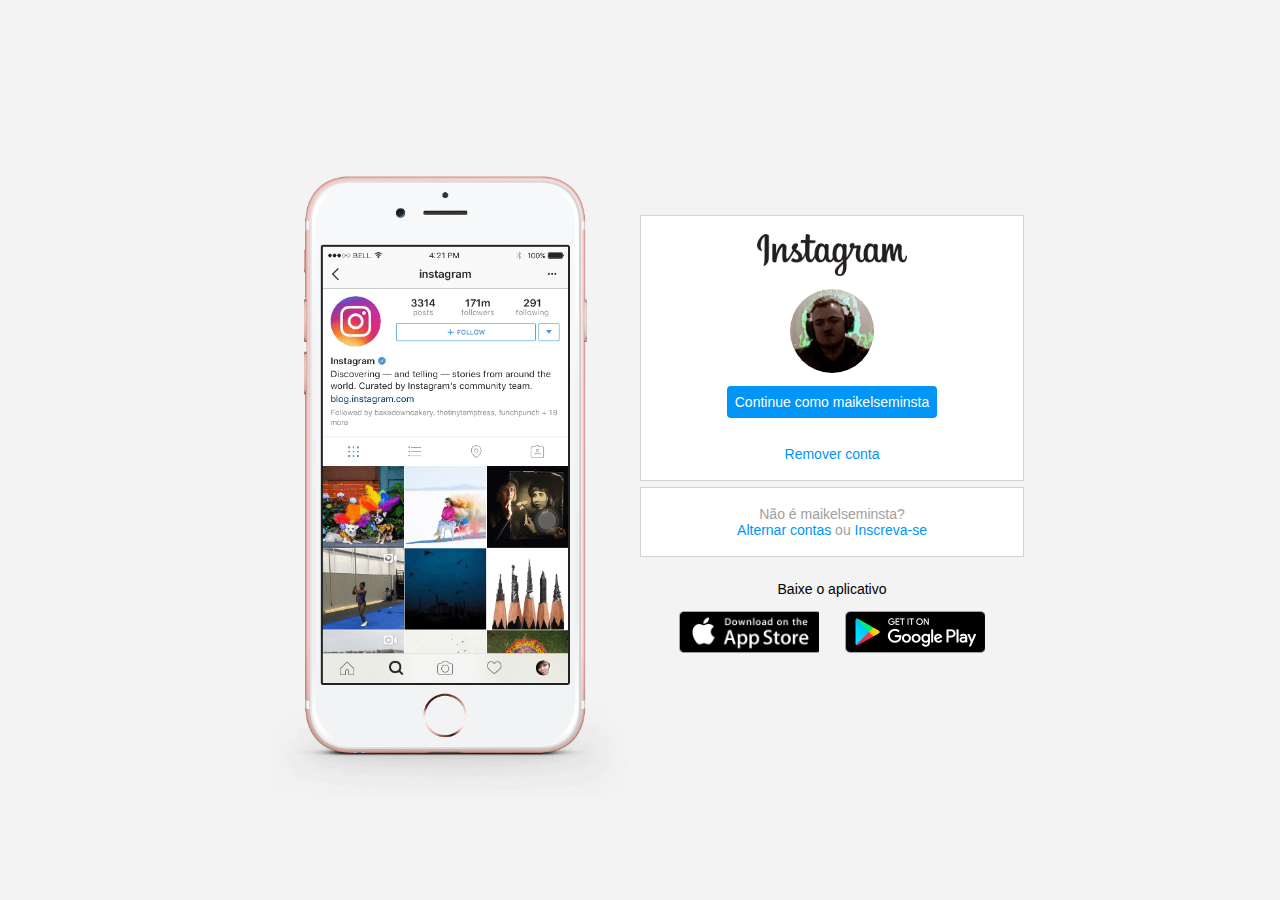
<file: Clone instagram login/index.html>
<!DOCTYPE html>
<html lang="en">
<head>
    <meta charset="UTF-8">
    <meta name="viewport" content="width=device-width, initial-scale=1.0">
    <link rel="stylesheet" href="style.css">
    <title>Instagram</title>
</head>
<body>
    <div class="instagram-wrapper">
        <div class="instagram-phone">
            <img src="./img/instagram-celular.png" alt="celular">
        </div>
        <div class="instagram-continue">
            <div class="group">
                <img src="./img/instagram-logo.png" class="instagram-logo" alt="instagram logo">
                <div class="profile-photo">
                    <img src="./img/perfil-instagram.jpg" alt="foto de perfil">
                </div>
                <a href="#" class="instagram-login">Continue como maikelseminsta</a>
                <a href="#" class="instagram-logout">Remover conta</a>
            </div>
            <div class="group">
                <p class="not-account">Não é maikelseminsta?</p>
                <p class="not-account">
                    <span class="link-blue">Alternar contas</span>
                    ou
                    <span class="link-blue">Inscreva-se</span>
                </p>
            </div>
            <div class="get-the-app">
                <p class="get-app">Baixe o aplicativo</p>
                <div class="download">
                    <a href="#" class="app-download"></a>
                    <a href="#" class="app-download"></a>
                </div>
            </div>
        </div>
    </div>
</body>
</html>
</file>
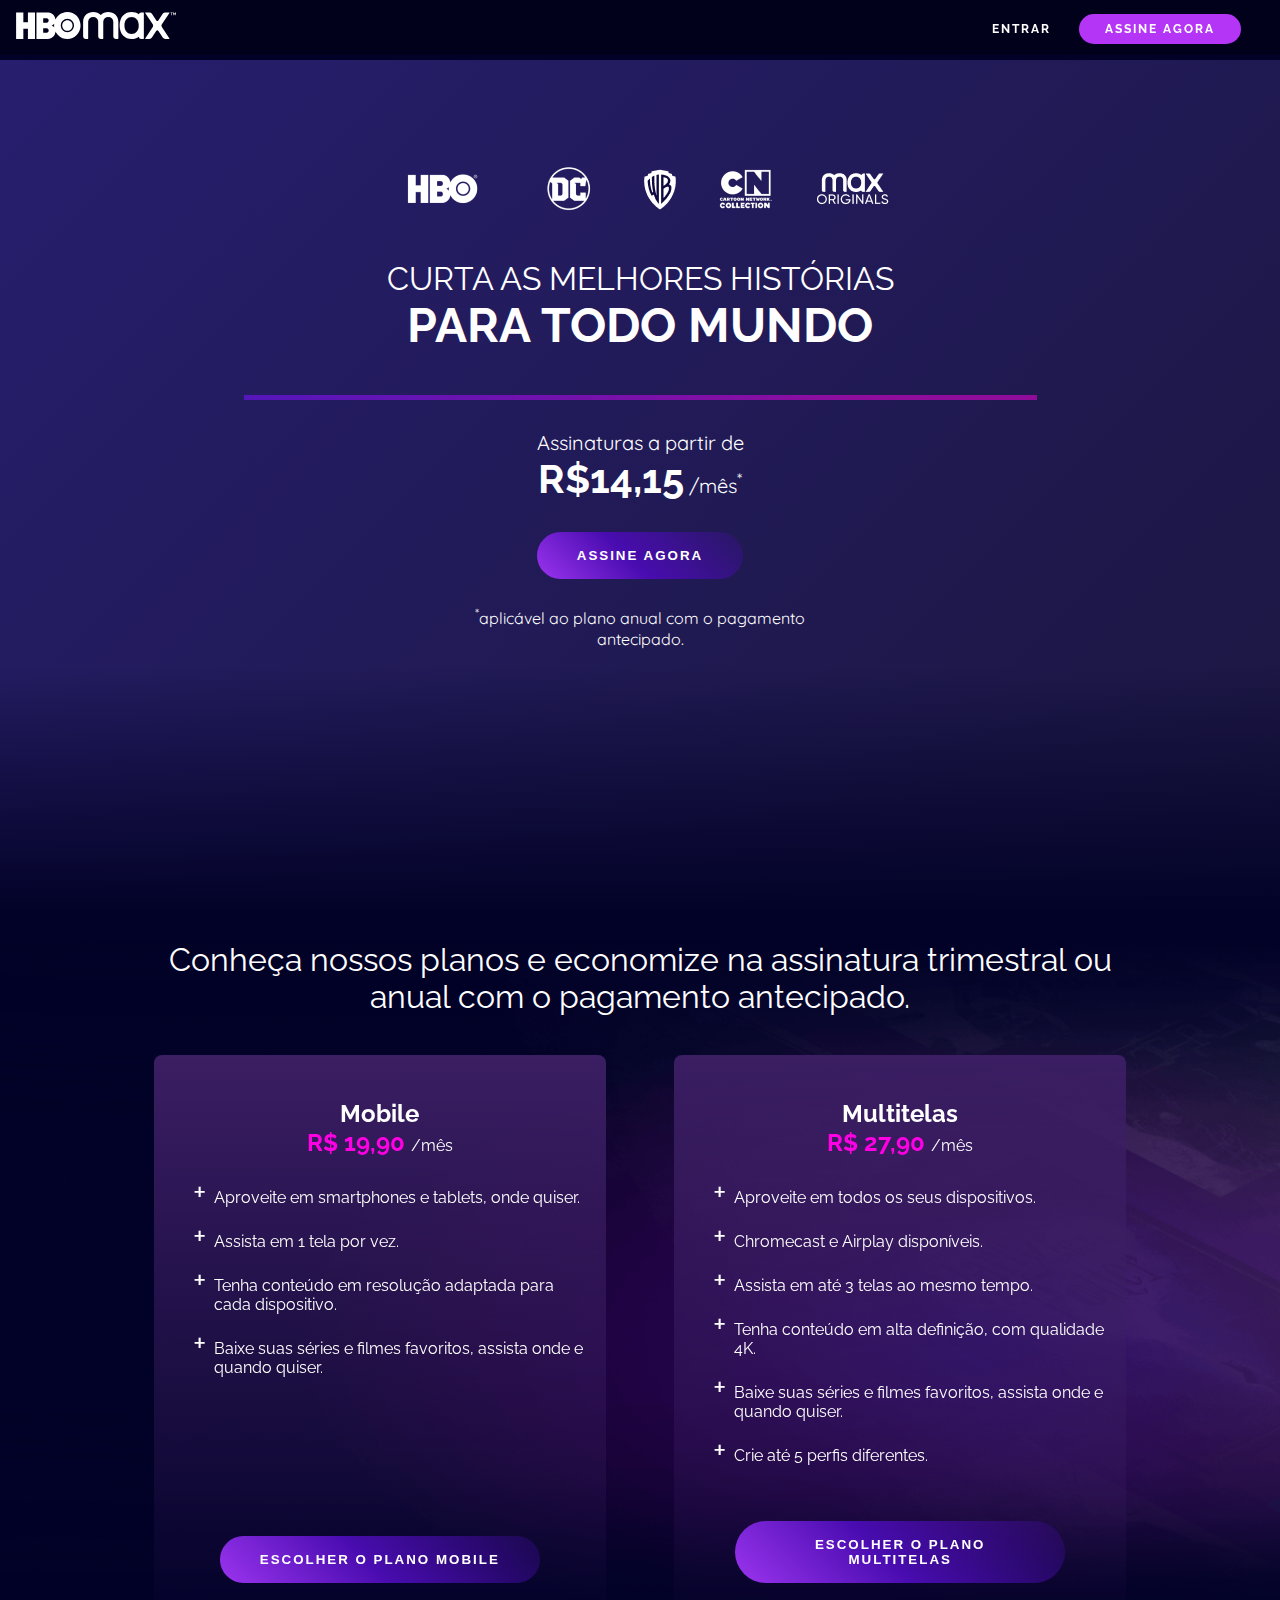
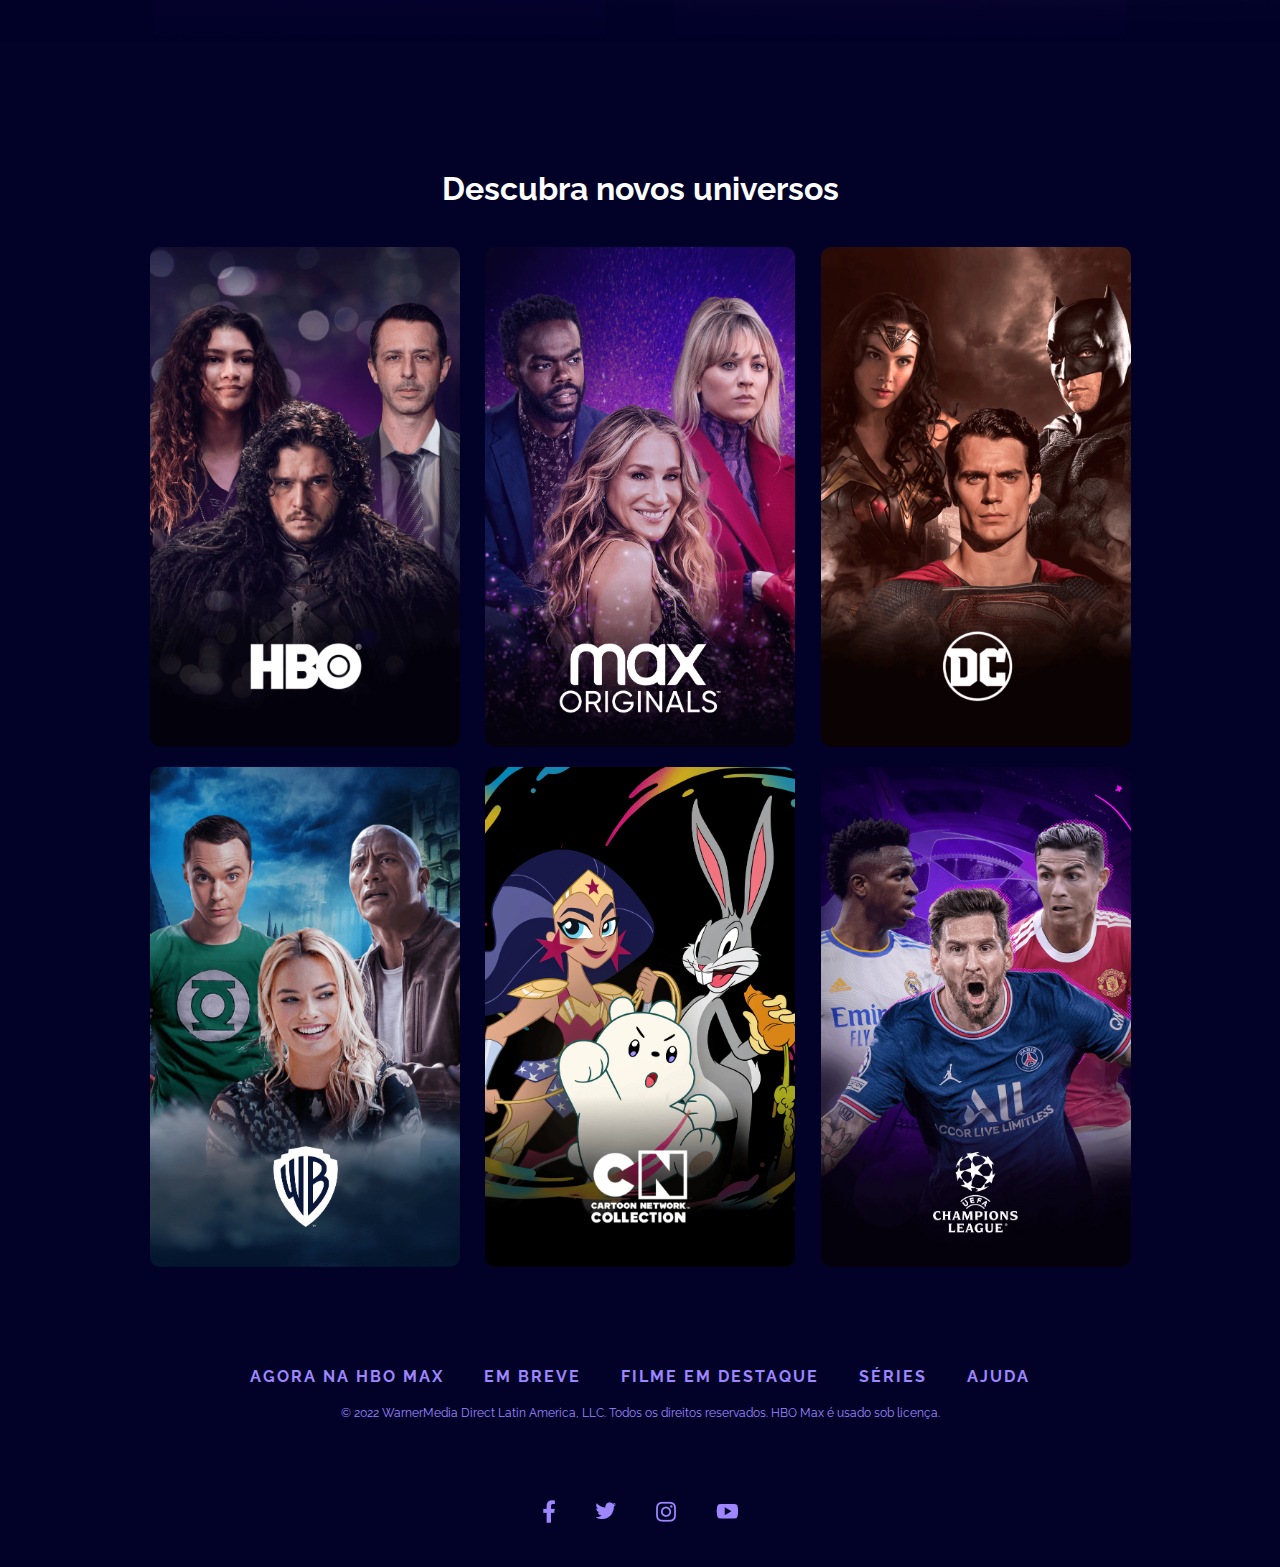
<file: Hbomax-clone/index.html>
<!DOCTYPE html>
<html lang="pt-br">

<head>
    <meta charset="UTF-8">
    <meta http-equiv="X-UA-Compatible" content="IE=edge">
    <meta name="viewport" content="width=device-width, initial-scale=1.0">
    <title>HBO Max</title>
    <link rel="stylesheet" href="./assets/style/styles.css">
    <link rel="stylesheet" href="./assets/style/index.css">
</head>

<body>
    <nav>
        <a href="#">
            <img class="nav__logo" src="./assets/images/hbo-logo.svg" alt="Logotipo HBO">
        </a>
        <div>
            <a class="nav__sigin" href="signIn.html">ENTRAR</a>
            <a class="nav__subscribe" href="#subscribe">ASSINE AGORA</a>
        </div>
    </nav>

    <header>
        <div class="header__content">
            <div class="header__channels">
                <img src="./assets/images/hbo.png" alt="Logo HBO">
                <img src="./assets/images/dc.png" alt="Logo DC">
                <img src="./assets/images/wb.png" alt="Logo Warner Bros">
                <img src="./assets/images/cartoon-network_neutral.png" alt="Logo Cartoon Network">
                <img src="./assets/images/max_originals.png" alt="Logo Max Originals">
            </div>
            <h1 class="header__title">
                <span class="header__title--light">CURTA AS MELHORES HISTÓRIAS</span>
                PARA TODO MUNDO
            </h1>
            <div class="divider"></div>
            <p class="header__offer">
                Assinaturas a partir de <br>
                <span class="header__offer--price">R$14,15</span>
                <span class="header__offer--small">/mês<sup>*</sup></span>
            </p>
            <button class="header__subscribe--button">ASSINE AGORA</button>
            <P class="header__offer--details"><sup>*</sup>aplicável ao plano anual com o pagamento antecipado.</P>
        </div>
    </header>
    <main>
        <section class="subscribe" id="subscribe">
            <h2 class="subscribe__title">Conheça nossos planos e economize na assinatura trimestral ou anual com o
                pagamento antecipado.</h2>

            <div class="subscribe__content">
                <div class="subscribe__card" id="subscribe__card--1">
                    <div class="subscribe__card--div">
                        <h3 class="card__title">Mobile</h3>
                        <p class="card__price">R$ 19,90 <span class="card__text--small">/mês</span></p>
                        <ul class="card__list">
                            <li>Aproveite em smartphones e tablets, onde quiser.</li>
                            <li>Assista em 1 tela por vez.</li>
                            <li>Tenha conteúdo em resolução adaptada para cada dispositivo.</li>
                            <li>Baixe suas séries e filmes favoritos, assista onde e quando quiser.</li>
                        </ul>
                    </div>
                    <button class="card__button">ESCOLHER O PLANO MOBILE</button>
                </div>
                <div class="subscribe__card" id="subscribe__card--2">
                    <div class="subscribe__card--div">
                        <h3 class="card__title">Multitelas</h3>
                        <p class="card__price">R$ 27,90 <span class="card__text--small">/mês</span></p>
                        <ul class="card__list">
                            <li>Aproveite em todos os seus dispositivos.</li>
                            <li>Chromecast e Airplay disponíveis.</li>
                            <li>Assista em até 3 telas ao mesmo tempo.</li>
                            <li>Tenha conteúdo em alta definição, com qualidade 4K.</li>
                            <li>Baixe suas séries e filmes favoritos, assista onde e quando quiser.</li>
                            <li>Crie até 5 perfis diferentes.</li>
                        </ul>
                    </div>
                    <button class="card__button">ESCOLHER O PLANO MULTITELAS</button>
                </div>
            </div>
        </section>

        <section class="universes">
            <h2 class="universes__title">Descubra novos universos</h2>
            <div class="universes__gallery">
                <div class="gallery__hbo"></div>
                <div class="gallery__max"></div>
                <div class="gallery__dc"></div>
                <div class="gallery__wb"></div>
                <div class="gallery__cn"></div>
                <div class="gallery__champions"></div>
            </div>
        </section>
    </main>
    <footer>
        <div class="footer__links">
            <a class="footer__link" href="https://www.hbomax.com/br/pt/sitemap">AGORA NA HBO MAX</a>
            <a class="footer__link" href="https://www.hbomax.com/br/pt/coming-soon">EM BREVE</a>
            <a class="footer__link" href="https://www.hbomax.com/br/pt/feature">
                FILME EM DESTAQUE
            </a>
            <a class="footer__link" href="https://www.hbomax.com/br/pt/series">SÉRIES</a>
            <a class="footer__link" href="https://help.hbomax.com/br">AJUDA</a>
        </div>
        <p class="footer__licence">
            © 2022 WarnerMedia Direct Latin America, LLC. Todos os direitos
            reservados. HBO Max é usado sob licença.
        </p>
        <div class="footer__social">
            <a href="https://www.facebook.com/HBOMaxBr/" class="footer__social-link">
                <img src="assets/images/fb_0.png" alt="Facebook" />
            </a>
            <a href="https://twitter.com/HBOMaxBR" class="footer__social-link">
                <img src="assets/images/twitter_0.png" alt="Twitter" />
            </a>
            <a href="https://www.instagram.com/hbomaxbr/" class="footer__social-link">
                <img src="assets/images/instagram_0.png" alt="Instagram" />
            </a>
            <a href="https://www.youtube.com/c/hbomaxbr" class="footer__social-link">
                <img src="assets/images/youtube_0.png" alt="Youtube" />
            </a>
        </div>
    </footer>
</body>

</html>
</file>
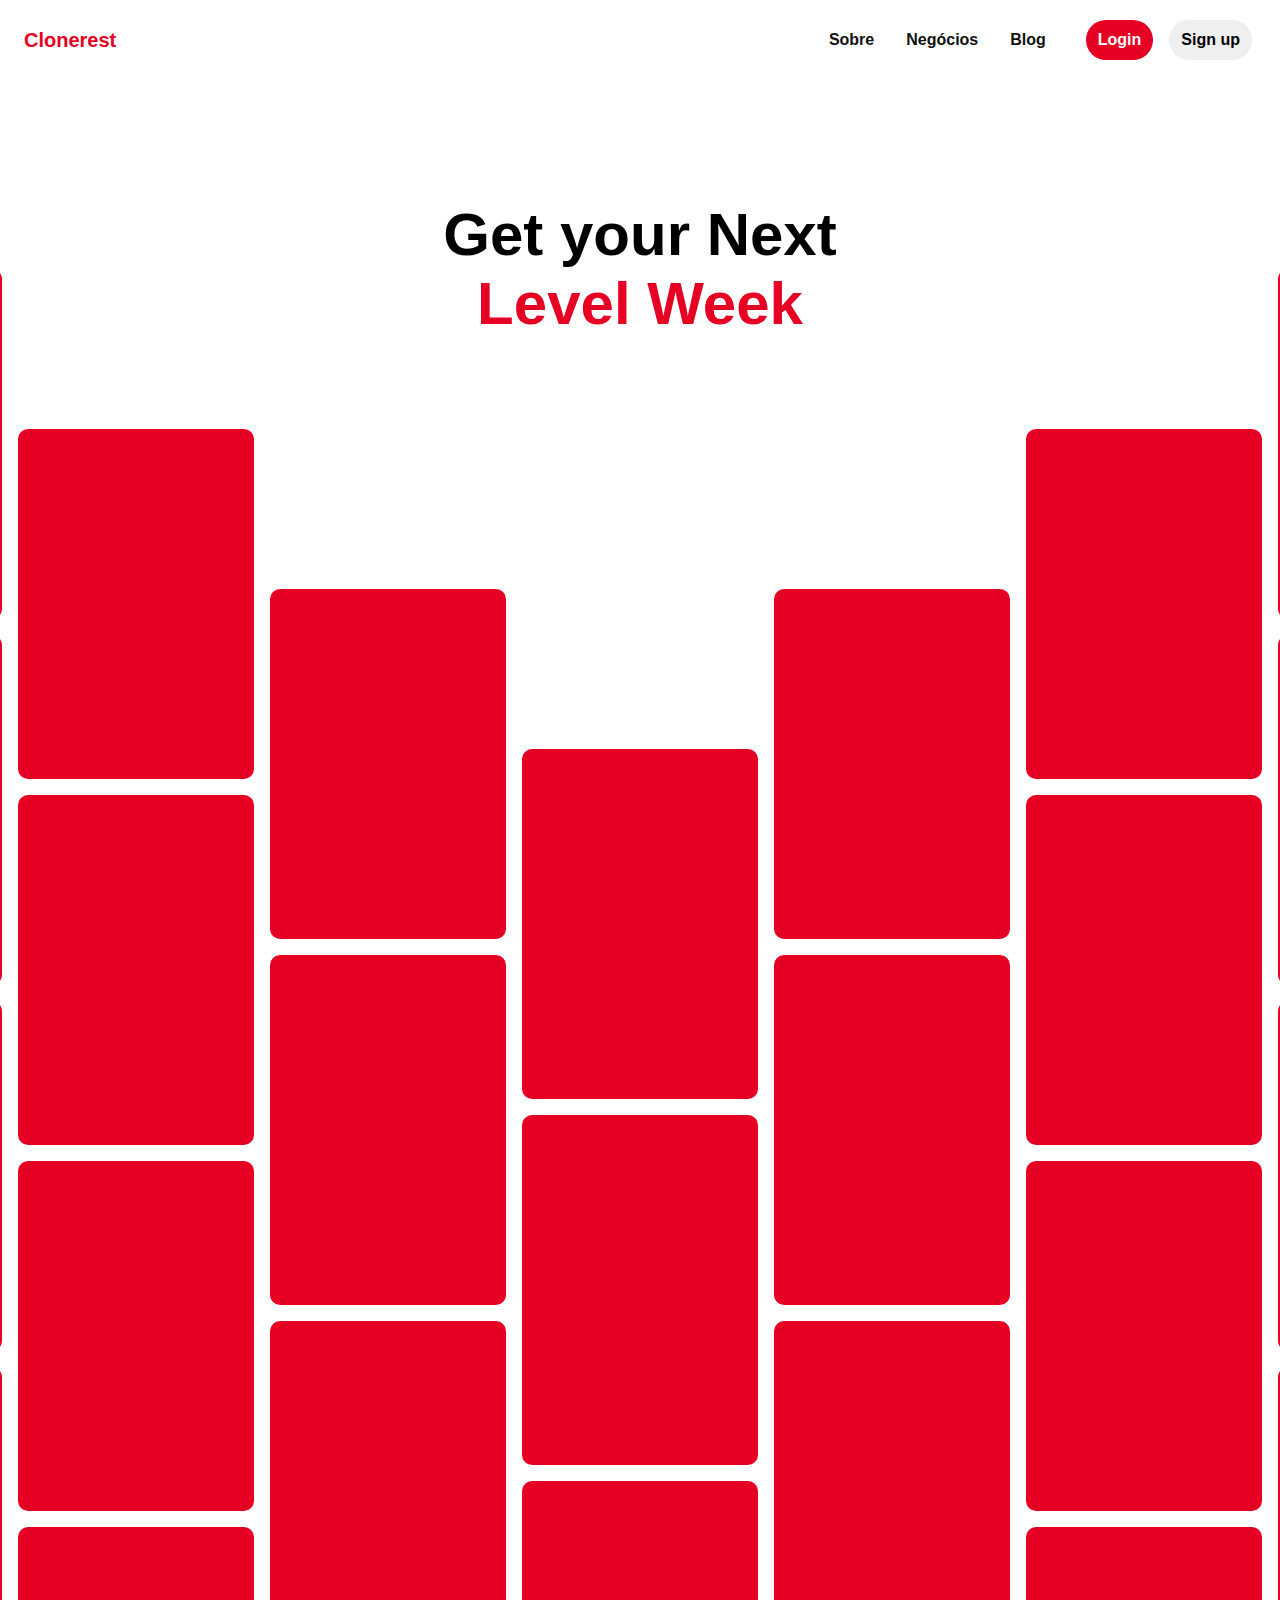
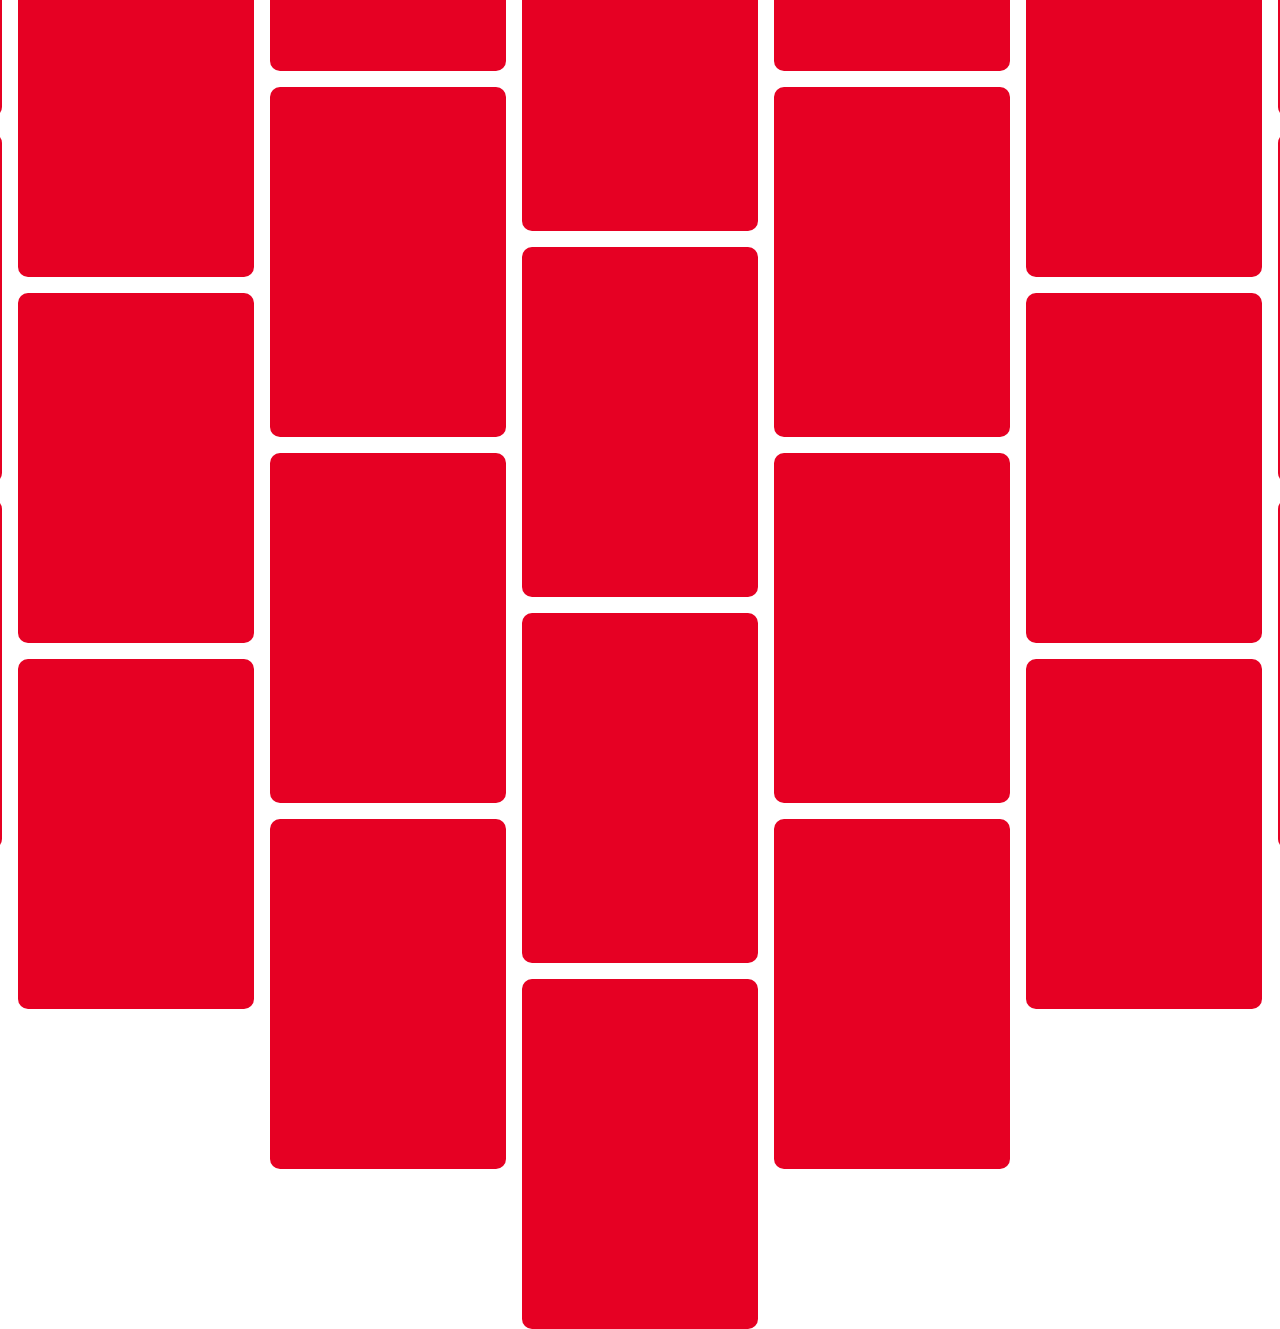
<file: Pinterest-clone/index.html>
<!DOCTYPE html>
<html lang="en">
<head>
    <meta charset="UTF-8">
    <meta name="viewport" content="width=device-width, initial-scale=1.0">
    <title>Pinterest Clone</title>

    <link rel="stylesheet" href="./styles/styles.css" />
</head>
<body>   
    <header>
        <h3>Clonerest</h3>
        <nav>
            <ul>
                <li><a href="#">Sobre</a></li>
            </ul>
            <ul>
                <li><a href="#">Negócios</a></li>
            </ul>
            <ul>
                <li><a href="#">Blog</a></li>
            </ul>
            <div class="buttons">
                <button class="login">Login</button>
                <button class="signup">Sign up</button>
            </div>
        </nav>
    </header>

    <div class="heading">
        <span class="text"> Get your Next </span>
        <div class="wrapper">
            <div class="offset">
                <h2 class="text animate-before">Level Week</h2>
            </div>
            <div class="offset">
                <h2 class="text animate-before">Second</h2>
            </div>
            <div class="offset">
                <h2 class="text animate-before">Third</h2>
            </div>
            <div class="offset">
                <h2 class="text animate-before">Fourth</h2>
            </div>
        </div>
    </div>
    
    <div class="grid-container">
        <div class="grid">
            <div class="column animate-before">
                <div class="item"></div>
                <div class="item"></div>
                <div class="item"></div>
                <div class="item"></div>
                <div class="item"></div>
                <div class="item"></div>
            </div>
            <div class="column animate-before">
                <div class="item"></div>
                <div class="item"></div>
                <div class="item"></div>
                <div class="item"></div>
                <div class="item"></div>
                <div class="item"></div>
            </div>
            <div class="column animate-before">
                <div class="item"></div>
                <div class="item"></div>
                <div class="item"></div>
                <div class="item"></div>
                <div class="item"></div>
                <div class="item"></div>
            </div>
            <div class="column animate-before">
                <div class="item"></div>
                <div class="item"></div>
                <div class="item"></div>
                <div class="item"></div>
                <div class="item"></div>
                <div class="item"></div>
            </div>
            <div class="column animate-before">
                <div class="item"></div>
                <div class="item"></div>
                <div class="item"></div>
                <div class="item"></div>
                <div class="item"></div>
                <div class="item"></div>
            </div>
            <div class="column animate-before">
                <div class="item"></div>
                <div class="item"></div>
                <div class="item"></div>
                <div class="item"></div>
                <div class="item"></div>
                <div class="item"></div>
            </div>
            <div class="column animate-before">
                <div class="item"></div>
                <div class="item"></div>
                <div class="item"></div>
                <div class="item"></div>
                <div class="item"></div>
                <div class="item"></div>
            </div>
        </div>
        
        <div class="grid">
            <div class="column animate-before">
                <div class="item"></div>
                <div class="item"></div>
                <div class="item"></div>
                <div class="item"></div>
                <div class="item"></div>
                <div class="item"></div>
            </div>
            <div class="column animate-before">
                <div class="item"></div>
                <div class="item"></div>
                <div class="item"></div>
                <div class="item"></div>
                <div class="item"></div>
                <div class="item"></div>
            </div>
            <div class="column animate-before">
                <div class="item"></div>
                <div class="item"></div>
                <div class="item"></div>
                <div class="item"></div>
                <div class="item"></div>
                <div class="item"></div>
            </div>
            <div class="column animate-before">
                <div class="item"></div>
                <div class="item"></div>
                <div class="item"></div>
                <div class="item"></div>
                <div class="item"></div>
                <div class="item"></div>
            </div>
            <div class="column animate-before">
                <div class="item"></div>
                <div class="item"></div>
                <div class="item"></div>
                <div class="item"></div>
                <div class="item"></div>
                <div class="item"></div>
            </div>
            <div class="column animate-before">
                <div class="item"></div>
                <div class="item"></div>
                <div class="item"></div>
                <div class="item"></div>
                <div class="item"></div>
                <div class="item"></div>
            </div>
            <div class="column animate-before">
                <div class="item"></div>
                <div class="item"></div>
                <div class="item"></div>
                <div class="item"></div>
                <div class="item"></div>
                <div class="item"></div>
            </div>
        </div>
        
        <div class="grid">
            <div class="column animate-before">
                <div class="item"></div>
                <div class="item"></div>
                <div class="item"></div>
                <div class="item"></div>
                <div class="item"></div>
                <div class="item"></div>
            </div>
            <div class="column animate-before">
                <div class="item"></div>
                <div class="item"></div>
                <div class="item"></div>
                <div class="item"></div>
                <div class="item"></div>
                <div class="item"></div>
            </div>
            <div class="column animate-before">
                <div class="item"></div>
                <div class="item"></div>
                <div class="item"></div>
                <div class="item"></div>
                <div class="item"></div>
                <div class="item"></div>
            </div>
            <div class="column animate-before">
                <div class="item"></div>
                <div class="item"></div>
                <div class="item"></div>
                <div class="item"></div>
                <div class="item"></div>
                <div class="item"></div>
            </div>
            <div class="column animate-before">
                <div class="item"></div>
                <div class="item"></div>
                <div class="item"></div>
                <div class="item"></div>
                <div class="item"></div>
                <div class="item"></div>
            </div>
            <div class="column animate-before">
                <div class="item"></div>
                <div class="item"></div>
                <div class="item"></div>
                <div class="item"></div>
                <div class="item"></div>
                <div class="item"></div>
            </div>
            <div class="column animate-before">
                <div class="item"></div>
                <div class="item"></div>
                <div class="item"></div>
                <div class="item"></div>
                <div class="item"></div>
                <div class="item"></div>
            </div>
        </div>
        
        <div class="grid">
            <div class="column animate-before">
                <div class="item"></div>
                <div class="item"></div>
                <div class="item"></div>
                <div class="item"></div>
                <div class="item"></div>
                <div class="item"></div>
            </div>
            <div class="column animate-before">
                <div class="item"></div>
                <div class="item"></div>
                <div class="item"></div>
                <div class="item"></div>
                <div class="item"></div>
                <div class="item"></div>
            </div>
            <div class="column animate-before">
                <div class="item"></div>
                <div class="item"></div>
                <div class="item"></div>
                <div class="item"></div>
                <div class="item"></div>
                <div class="item"></div>
            </div>
            <div class="column animate-before">
                <div class="item"></div>
                <div class="item"></div>
                <div class="item"></div>
                <div class="item"></div>
                <div class="item"></div>
                <div class="item"></div>
            </div>
            <div class="column animate-before">
                <div class="item"></div>
                <div class="item"></div>
                <div class="item"></div>
                <div class="item"></div>
                <div class="item"></div>
                <div class="item"></div>
            </div>
            <div class="column animate-before">
                <div class="item"></div>
                <div class="item"></div>
                <div class="item"></div>
                <div class="item"></div>
                <div class="item"></div>
                <div class="item"></div>
            </div>
            <div class="column animate-before">
                <div class="item"></div>
                <div class="item"></div>
                <div class="item"></div>
                <div class="item"></div>
                <div class="item"></div>
                <div class="item"></div>
            </div>
        </div>
    </div>
    
    <script src="./script.js"></script>
</body>
</html>
</file>
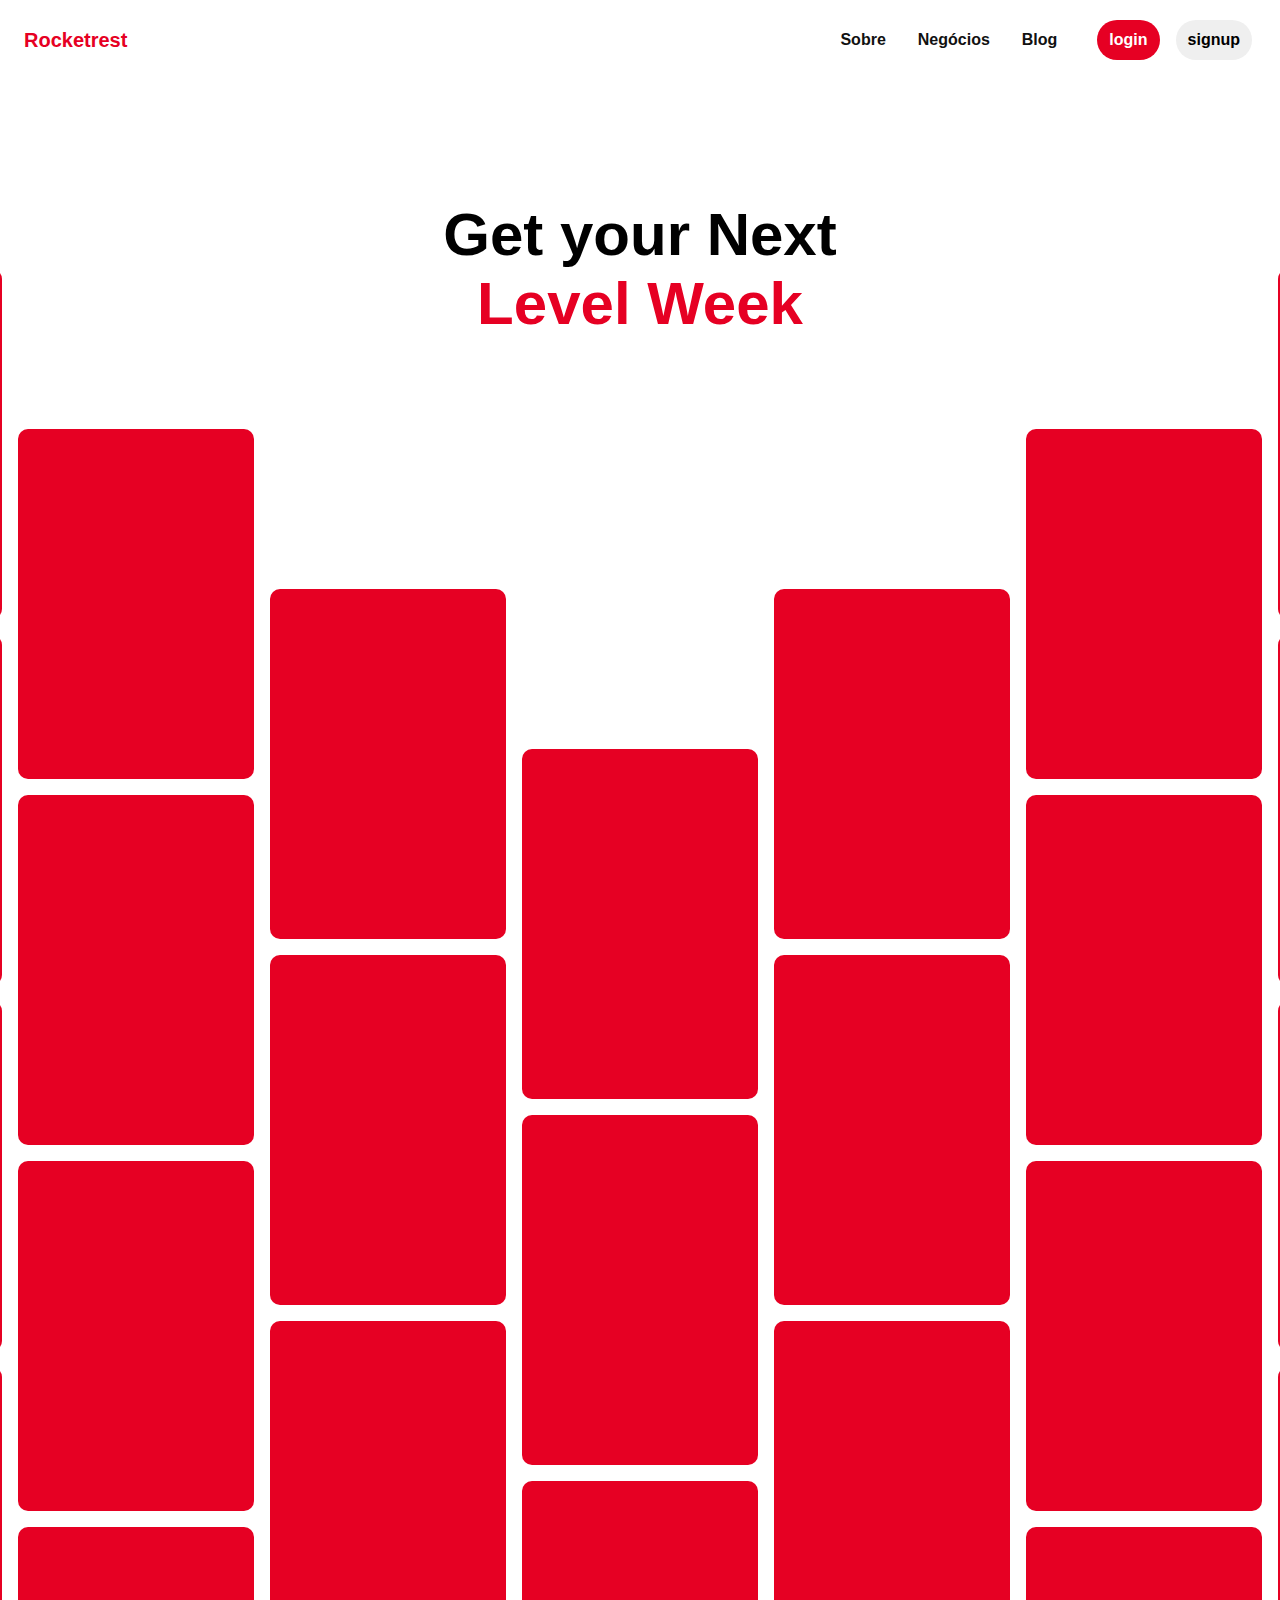
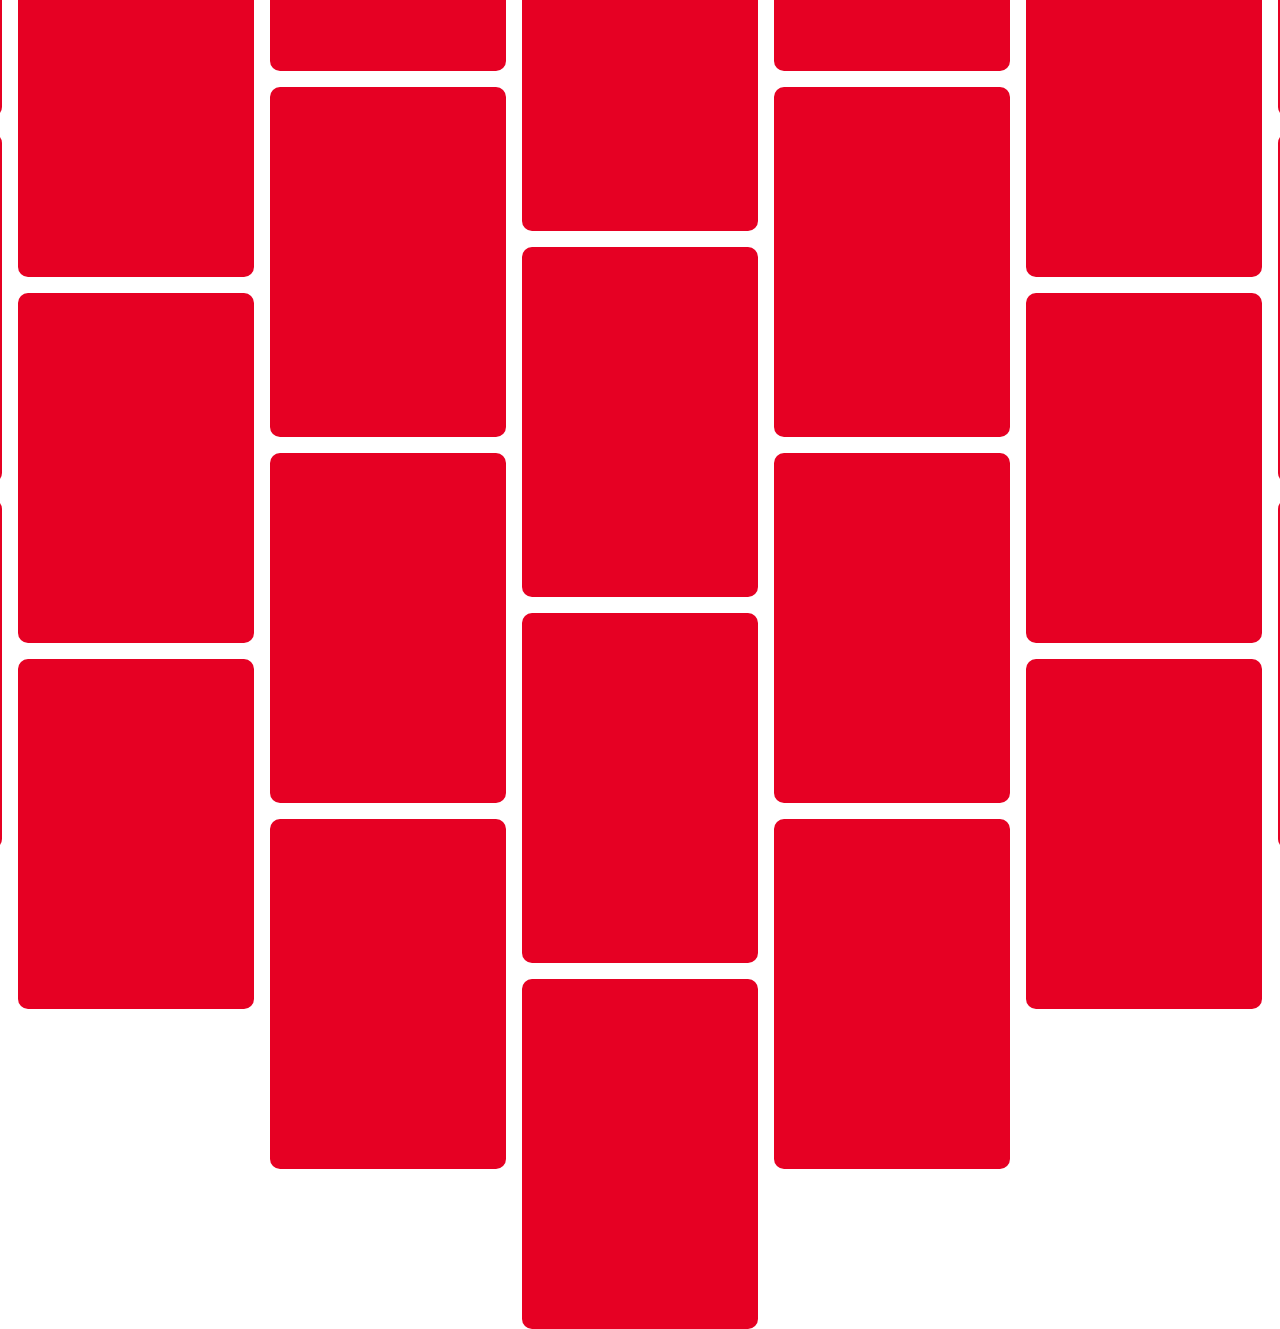
<file: Pinterest-homepage-clone/index.html>
<!DOCTYPE html>
<html lang="en">
<head>
    <meta charset="UTF-8">
    <meta name="viewport" content="width=device-width, initial-scale=1.0">
    <title>Pinterest homepage - Ui Clone</title>

    <link rel="stylesheet" href="./styles/styles.css" />
</head>
<body>   
    <header>
        <h3>Rocketrest</h3>
        <nav>
            <ul>
                <li><a href="#">Sobre</a></li>
            </ul>
            <ul>
                <li><a href="#">Negócios</a></li>
            </ul>
            <ul>
                <li><a href="#">Blog</a></li>
            </ul>
            <div class="buttons">
                <button class="login">login</button>
                <button class="signup">signup</button>
            </div>
        </nav>
    </header>

    <div class="heading">
        <span class="text"> Get your Next </span>
        <div class="wrapper">
            <div class="offset">
                <h2 class="text animate-before">Level Week</h2>
            </div>
            <div class="offset">
                <h2 class="text animate-before">second</h2>
            </div>
            <div class="offset">
                <h2 class="text animate-before">third</h2>
            </div>
            <div class="offset">
                <h2 class="text animate-before">fourth</h2>
            </div>
        </div>
    </div>
    
    <div class="grid-container">
        <div class="grid">
            <div class="column animate-before">
                <div class="item"></div>
                <div class="item"></div>
                <div class="item"></div>
                <div class="item"></div>
                <div class="item"></div>
                <div class="item"></div>
            </div>
            <div class="column animate-before">
                <div class="item"></div>
                <div class="item"></div>
                <div class="item"></div>
                <div class="item"></div>
                <div class="item"></div>
                <div class="item"></div>
            </div>
            <div class="column animate-before">
                <div class="item"></div>
                <div class="item"></div>
                <div class="item"></div>
                <div class="item"></div>
                <div class="item"></div>
                <div class="item"></div>
            </div>
            <div class="column animate-before">
                <div class="item"></div>
                <div class="item"></div>
                <div class="item"></div>
                <div class="item"></div>
                <div class="item"></div>
                <div class="item"></div>
            </div>
            <div class="column animate-before">
                <div class="item"></div>
                <div class="item"></div>
                <div class="item"></div>
                <div class="item"></div>
                <div class="item"></div>
                <div class="item"></div>
            </div>
            <div class="column animate-before">
                <div class="item"></div>
                <div class="item"></div>
                <div class="item"></div>
                <div class="item"></div>
                <div class="item"></div>
                <div class="item"></div>
            </div>
            <div class="column animate-before">
                <div class="item"></div>
                <div class="item"></div>
                <div class="item"></div>
                <div class="item"></div>
                <div class="item"></div>
                <div class="item"></div>
            </div>
        </div>
        
        <div class="grid">
            <div class="column animate-before">
                <div class="item"></div>
                <div class="item"></div>
                <div class="item"></div>
                <div class="item"></div>
                <div class="item"></div>
                <div class="item"></div>
            </div>
            <div class="column animate-before">
                <div class="item"></div>
                <div class="item"></div>
                <div class="item"></div>
                <div class="item"></div>
                <div class="item"></div>
                <div class="item"></div>
            </div>
            <div class="column animate-before">
                <div class="item"></div>
                <div class="item"></div>
                <div class="item"></div>
                <div class="item"></div>
                <div class="item"></div>
                <div class="item"></div>
            </div>
            <div class="column animate-before">
                <div class="item"></div>
                <div class="item"></div>
                <div class="item"></div>
                <div class="item"></div>
                <div class="item"></div>
                <div class="item"></div>
            </div>
            <div class="column animate-before">
                <div class="item"></div>
                <div class="item"></div>
                <div class="item"></div>
                <div class="item"></div>
                <div class="item"></div>
                <div class="item"></div>
            </div>
            <div class="column animate-before">
                <div class="item"></div>
                <div class="item"></div>
                <div class="item"></div>
                <div class="item"></div>
                <div class="item"></div>
                <div class="item"></div>
            </div>
            <div class="column animate-before">
                <div class="item"></div>
                <div class="item"></div>
                <div class="item"></div>
                <div class="item"></div>
                <div class="item"></div>
                <div class="item"></div>
            </div>
        </div>
        
        <div class="grid">
            <div class="column animate-before">
                <div class="item"></div>
                <div class="item"></div>
                <div class="item"></div>
                <div class="item"></div>
                <div class="item"></div>
                <div class="item"></div>
            </div>
            <div class="column animate-before">
                <div class="item"></div>
                <div class="item"></div>
                <div class="item"></div>
                <div class="item"></div>
                <div class="item"></div>
                <div class="item"></div>
            </div>
            <div class="column animate-before">
                <div class="item"></div>
                <div class="item"></div>
                <div class="item"></div>
                <div class="item"></div>
                <div class="item"></div>
                <div class="item"></div>
            </div>
            <div class="column animate-before">
                <div class="item"></div>
                <div class="item"></div>
                <div class="item"></div>
                <div class="item"></div>
                <div class="item"></div>
                <div class="item"></div>
            </div>
            <div class="column animate-before">
                <div class="item"></div>
                <div class="item"></div>
                <div class="item"></div>
                <div class="item"></div>
                <div class="item"></div>
                <div class="item"></div>
            </div>
            <div class="column animate-before">
                <div class="item"></div>
                <div class="item"></div>
                <div class="item"></div>
                <div class="item"></div>
                <div class="item"></div>
                <div class="item"></div>
            </div>
            <div class="column animate-before">
                <div class="item"></div>
                <div class="item"></div>
                <div class="item"></div>
                <div class="item"></div>
                <div class="item"></div>
                <div class="item"></div>
            </div>
        </div>
        
        <div class="grid">
            <div class="column animate-before">
                <div class="item"></div>
                <div class="item"></div>
                <div class="item"></div>
                <div class="item"></div>
                <div class="item"></div>
                <div class="item"></div>
            </div>
            <div class="column animate-before">
                <div class="item"></div>
                <div class="item"></div>
                <div class="item"></div>
                <div class="item"></div>
                <div class="item"></div>
                <div class="item"></div>
            </div>
            <div class="column animate-before">
                <div class="item"></div>
                <div class="item"></div>
                <div class="item"></div>
                <div class="item"></div>
                <div class="item"></div>
                <div class="item"></div>
            </div>
            <div class="column animate-before">
                <div class="item"></div>
                <div class="item"></div>
                <div class="item"></div>
                <div class="item"></div>
                <div class="item"></div>
                <div class="item"></div>
            </div>
            <div class="column animate-before">
                <div class="item"></div>
                <div class="item"></div>
                <div class="item"></div>
                <div class="item"></div>
                <div class="item"></div>
                <div class="item"></div>
            </div>
            <div class="column animate-before">
                <div class="item"></div>
                <div class="item"></div>
                <div class="item"></div>
                <div class="item"></div>
                <div class="item"></div>
                <div class="item"></div>
            </div>
            <div class="column animate-before">
                <div class="item"></div>
                <div class="item"></div>
                <div class="item"></div>
                <div class="item"></div>
                <div class="item"></div>
                <div class="item"></div>
            </div>
        </div>
    </div>
    
    <script src="./script.js"></script>
</body>
</html>
</file>
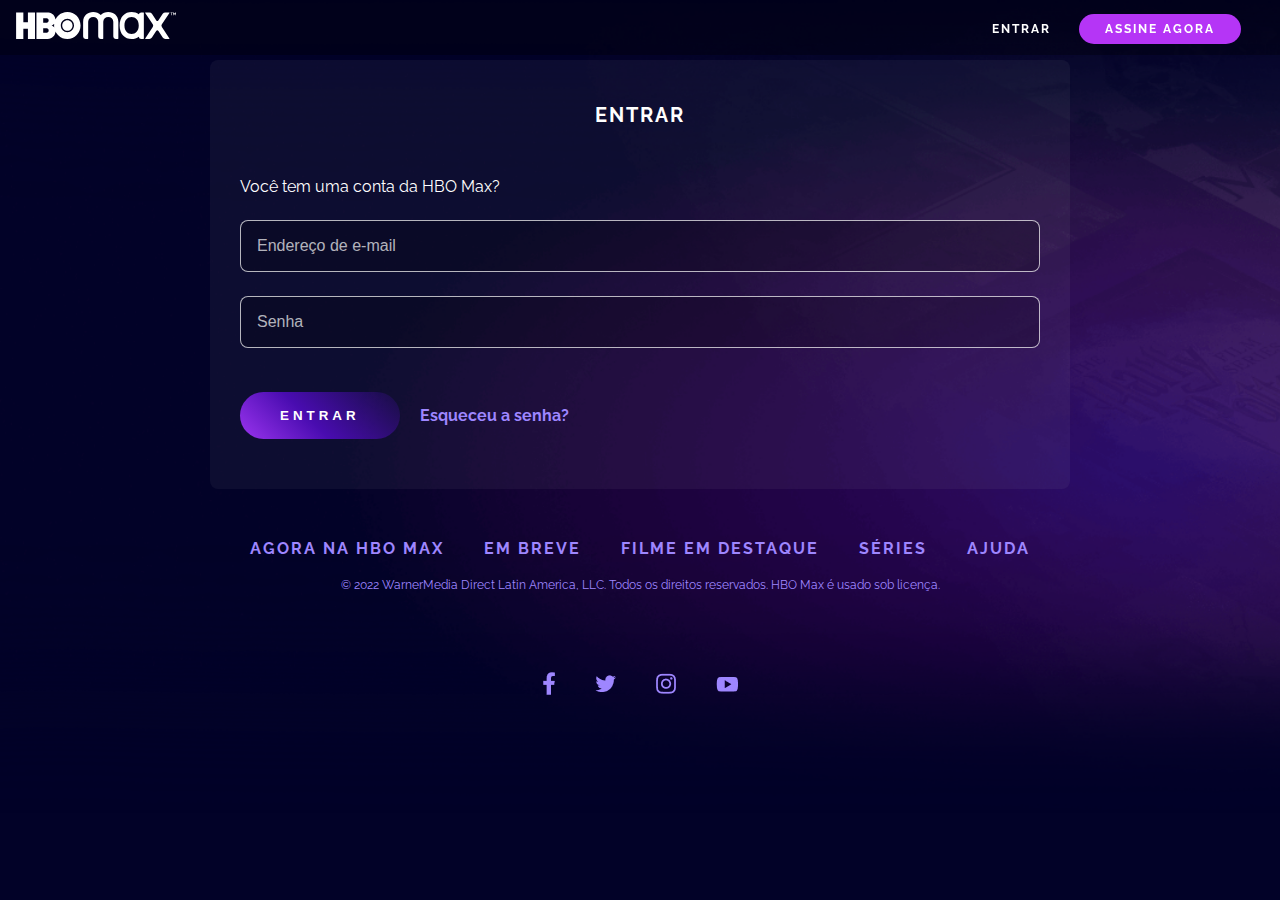
<file: Hbomax-clone/signIn.html>
<!DOCTYPE html>
<html lang="pt-br">

<head>
    <meta charset="UTF-8">
    <meta http-equiv="X-UA-Compatible" content="IE=edge">
    <meta name="viewport" content="width=device-width, initial-scale=1.0">
    <title>Entrar | HBO Max</title>
    <link rel="stylesheet" href="./assets/style/styles.css">
    <link rel="stylesheet" href="./assets/style/sigIn.css">
</head>

<body>
    <nav>
        <a href="#">
            <img class="nav__logo" src="./assets/images/hbo-logo.svg" alt="Logotipo HBO">
        </a>
        <div>
            <a class="nav__sigin" href="signIn.html">ENTRAR</a>
            <a class="nav__subscribe" href="./index.html#subscribe">ASSINE AGORA</a>
        </div>
    </nav>
    <main>
        <div class="signIn__form">
            <h1 class="signIn__title">ENTRAR</h1>
            <p class="signIn__question">Você tem uma conta da HBO Max?</p>

            <input type="email" name="email" id="email" placeholder="Endereço de e-mail">
            <input type="password" name="password" id="password" placeholder="Senha" minlength="8">

            <div class="sigIn__actions">
                <button>ENTRAR</button>
                <a href="#">Esqueceu a senha?</a>
            </div>
        </div>
    </main>
    <footer>
        <div class="footer__links">
            <a class="footer__link" href="https://www.hbomax.com/br/pt/sitemap">AGORA NA HBO MAX</a>
            <a class="footer__link" href="https://www.hbomax.com/br/pt/coming-soon">EM BREVE</a>
            <a class="footer__link" href="https://www.hbomax.com/br/pt/feature">
                FILME EM DESTAQUE
            </a>
            <a class="footer__link" href="https://www.hbomax.com/br/pt/series">SÉRIES</a>
            <a class="footer__link" href="https://help.hbomax.com/br">AJUDA</a>
        </div>
        <p class="footer__licence">
            © 2022 WarnerMedia Direct Latin America, LLC. Todos os direitos
            reservados. HBO Max é usado sob licença.
        </p>
        <div class="footer__social">
            <a href="https://www.facebook.com/HBOMaxBr/" class="footer__social-link">
                <img src="assets/images/fb_0.png" alt="Facebook" />
            </a>
            <a href="https://twitter.com/HBOMaxBR" class="footer__social-link">
                <img src="assets/images/twitter_0.png" alt="Twitter" />
            </a>
            <a href="https://www.instagram.com/hbomaxbr/" class="footer__social-link">
                <img src="assets/images/instagram_0.png" alt="Instagram" />
            </a>
            <a href="https://www.youtube.com/c/hbomaxbr" class="footer__social-link">
                <img src="assets/images/youtube_0.png" alt="Youtube" />
            </a>
        </div>
    </footer>
</body>

</html>
</file>
<file: Clone instagram login/style.css>
* {
    padding: 0;
    margin: 0;
    box-sizing: border-box;
    text-decoration: none;
    font-family: sans-serif;
    font-size: 14px;
}

body {
    width: 100%;
    min-height: 100vh;
    background-color: rgb(243, 243, 243);
    margin: 0;
    padding: 0;
    display: flex;
    justify-content: center;
}

.instagram-wrapper {
    display: flex;
    align-items: center;
    justify-content: start;
    width: 60%;
    height: 100vh;
}

.instagram-phone {
    display: flex;
    align-items: center;
    justify-content: center;
    width: 50%;
}

.instagram-phone img {
    height: 50rem;
}

.instagram-continue {
    display: flex;
    align-items: center; /* horizontal */
    justify-content: space-around; /* vertical */
    flex-direction: column;
    width: 50%;
    min-height: 34rem;
}

.group {
    display: flex;
    justify-content: space-between;
    align-items: center;
    flex-direction: column;
    background-color: #ffffff;
    width: 100%;
    padding: 1.3rem 0;
    border: 1px solid lightgray;
}

.group:nth-child(1) {
    min-height: 19rem;
}

.instagram-logo {
    height: 3rem;
}

.profile-photo {
    display: flex;
    justify-content: center;
    align-items: center;
    border-radius: 50%;
    overflow: hidden;
}

.profile-photo img {
    height: 6rem;
}

.instagram-login {
    background-color: #0095f6;
    color: #ffffff;
    padding: 8px;
    border-radius: 4px;
}

.instagram-logout {
    color: #0095f6;
    margin-top: 1rem;
}

.not-account {
    color: rgb(160, 160, 160);
}

.link-blue {
    color: #0095f6;
}

.get-the-app {
    display: flex;
    flex-direction: column;
    align-items: center;
    justify-content: center;
    width: 100%;
    padding: 1.3rem 0;
}

.download {
    display: flex;
    width: 100%;
    justify-content: space-evenly;
    align-items: center;
    padding: 1rem;
}

.app-download {
    height: 3rem;
    width: 10rem;
    background-size: cover;
}

.app-download:nth-child(1) {
    background-image: url('./img/apple-button.png');
}

.app-download:nth-child(2) {
    background-image: url('./img/googleplay-button.png');
}

/* media queries */


@media (max-width: 1024px) {
    .instagram-wrapper {
        width: 90%;
    }
}

@media (max-width: 650px) {
    body {
        background-color: #ffffff;
    }

    .instagram-wrapper {
        width: 90%;
    }

    .instagram-phone {
        display: none;
    }

    .instagram-continue {
        width: 100%;
    }
    
    .group {
        border: 1px solid transparent;
    }
}
</file>
<file: Hbomax-clone/assets/style/styles.css>
@import url("https://fonts.googleapis.com/css2?family=Raleway:wght@300;400;500;600;700&display=swap");
@import url("https://fonts.googleapis.com/css2?family=Quicksand:wght@300;400;700&display=swap");

:root {
    --primary-color: #020228;
    --secondary-color: #ff00e5;
    --tertiary-color: #b535f6;
    --btn-bg-color-gradient: linear-gradient(45deg,
            #9b34ef 0%,
            #490cb0 20%,
            transparent 50%);
    --btn-link-bg-color: #fff;
    --btn-link-color: #000;
    --card-bg-color: linear-gradient(0deg, transparent, #3b1e63);
    --divider-bg-color: linear-gradient(90deg,
            #5516ba,
            rgba(255, 0, 229, 0.5) 80%);
    --nav-bg-color: rgba(0, 0, 0, 0.3);
    --text-color: #fff;
    --link-color: #9e86ff;
    --form-bg-color: rgba(211, 211, 211, 0.06);
    --form-field-bg-color: rgba(0, 0, 0, 0.2);
    --form-field-border: 1px solid rgba(255, 255, 255, 0.7);
    --form-field-placeholder: rgba(255, 255, 255, 0.7);
    --form-field-error: rgb(255, 76, 76);

    scroll-behavior: smooth;
}

/* Custom Scroll */

::-webkit-scrollbar {
    width: 8px;
}

::-webkit-scrollbar-thumb {
    background: var(--tertiary-color);
    border-radius: 10px;
}

::-webkit-scrollbar-thumb:hover {
    background: var(--secondary-color);
}

body {
    display: block;
    margin: 0;
    padding: 0;
    background-color: var(--primary-color);
    color: var(--text-color);
    font-family: 'Raleway', sans-serif;
    box-sizing: border-box;
}

a {
    text-decoration: none;
    color: var(--text-color);
    cursor: pointer;
}

nav {
    width: 100%;
    position: fixed;
    top: 0;
    display: flex;
    flex-direction: column;
    justify-content: center;
    align-items: center;
    gap: 24px;
    padding: 32px 0;
    background-color: var(--nav-bg-color);
}

.nav__logo {
    width: 100px;
}

.nav__sigin {
    margin-right: 24px;
    font-size: 0.75rem;
    letter-spacing: 2px;
    font-weight: bold;
}

.nav__subscribe {
    padding: 8px 26px;
    background-color: var(--tertiary-color);
    font-size: 0.75rem;
    letter-spacing: 2px;
    border-radius: 25px;
    font-weight: bold;
    transition: 1s;
}

.nav__subscribe:hover {
    background-color: var(--btn-link-bg-color);
    color: var(--btn-link-color);
}

.footer__link,
.footer__licence {
    color: var(--link-color);
}

.footer__links {
    display: flex;
    flex-direction: column;
    justify-content: center;
    align-items: center;
    letter-spacing: 2px;
    font-weight: bold;
    gap: 20px;
}

.footer__licence {
    font-size: 12px;
    text-align: center;
    margin: 20px 40px 80px 40px;
}

.footer__social {
    display: flex;
    justify-content: center;
    align-items: center;
    gap: 40px;
    margin: 40px;
}

button {
    padding: 16px 40px;
    border-radius: 25px;
    font-weight: bold;
    letter-spacing: 4px;
    cursor: pointer;
    background: var(--btn-bg-color-gradient);
    background-size: 250%;
    color: var(--text-color);
    border: none;
    transition: 1s;
    margin: auto;
}

button:hover {
    outline: 2px solid var(--secondary-color);
    background-position: 100%;
    transform: scale(1.05);
}

@media screen and (min-width: 768px) {
    nav {
        flex-direction: row;
        justify-content: space-between;
        padding: 12px 16px;
    }

    .nav__logo {
        width: 160px;
    }

    .nav__subscribe {
        padding: 8px 26px;
        margin-right: 55px;
    }

    .footer__links {
        flex-direction: row;
        gap: 40px;
    }

    .footer__link:hover {
        color: var(--text-color);
        transition: 1s;
    }
}
</file>
<file: Hbomax-clone/assets/style/index.css>
header {
    margin-top: 127px;
    width: 100%;
    background: linear-gradient(-45deg, #56125b, #0f0f10, #271e6e);
    background-size: 400% 400%;
    animation: header-background 10s ease alternate infinite;
}

.header__content {
    padding: 100px 30px 0 30px;
    display: flex;
    justify-content: center;
    align-items: center;
    flex-direction: column;
    gap: 10px;
    text-align: center;
}

.header__channels {
    display: flex;
    flex-wrap: wrap;
    justify-content: center;
    align-items: center;
    gap: 25px;
}

.header__title {
    font-size: 48px;
    font-weight: bold;
}

.header__title--light {
    display: block;
    font-size: 32px;
    font-weight: normal;
}

.divider {
    width: 65%;
    height: 5px;
    background: var(--divider-bg-color);
}

.header__offer {
    font-family: "Quicksand", sans-serif;
    font-size: 1.25rem;
}

.header__offer--price {
    font-family: 'Raleway', sans-serif;
    font-weight: bold;
    font-size: 40px;
}

.header__subscribe--button {
    animation: wiggle 2.5s infinite linear;
}

.header__offer--details {
    width: 70%;
}

.header__offer--details {
    font-family: "Quicksand", sans-serif;
}

header::after {
    content: '';
    display: block;
    width: 100%;
    height: 250px;
    background: linear-gradient(0deg, var(--primary-color), transparent);
}


main {
    width: 100%;
}

section {
    padding: 0 6%;
    margin: auto;
    text-align: center;
}

.subscribe__title {
    text-align: center;
    font-weight: normal;
    font-size: 2rem;
}

.subscribe__card {
    background: var(--card-bg-color);
    border-radius: 8px;
    display: flex;
    flex-direction: column;
    justify-content: space-between;
    padding: 20px;
}

.card__title {
    display: block;
    font-size: 1.5rem;
    font-weight: bold;
    margin-bottom: 0;
}

.card__price {
    font-family: 'Raleway', sans-serif;
    font-weight: bold;
    font-size: 24px;
    margin-top: 0;
    color: var(--secondary-color);
}

.card__text--small {
    color: var(--text-color);
    font-weight: normal;
    font-size: 1rem;
}

li {
    list-style: none;
    text-align: initial;
    margin-bottom: 10px;
}

.card__list li::marker {
    content: '+ ';
    font-size: 2rem;
}

.card__button {
    max-width: 80%;
    margin: 40px auto;
    border-radius: 500px;
}

.universes {
    padding: 100px 20px;
}

.universes__title {
    font-size: 32px;
    margin-bottom: 40px;
}

.universes__gallery {
    display: flex;
    overflow-x: auto;
    gap: 20px;
    width: 320px;
    margin: auto;
}

.universes__gallery div {
    width: 310px;
    min-width: 310px;
    height: 500px;
    border-radius: 10px;
    background-repeat: no-repeat;
    background-position: center;
    background-size: cover;
    transition: 1s;
}

.universes__gallery div:hover {
    border: 2px solid var(--tertiary-color)
}


.gallery__hbo {
    background-image: url('../images/hbo-default_0.webp');
}

.gallery__hbo:hover {
    background-image: url('../images/hbo-hover_0.webp');
}

.gallery__max {
    background-image: url('../images/MAX-Default.webp');
}

.gallery__max:hover {
    background-image: url('../images/MAX-Hover.webp');
}

.gallery__dc {
    background-image: url('../images/DC_Default.webp');
}

.gallery__dc:hover {
    background-image: url('../images/DC-Hover.webp');
}

.gallery__wb {
    background-image: url('../images/WB-Default.webp');
}

.gallery__wb:hover {
    background-image: url('../images/WB-Hover.webp');
}

.gallery__cn {
    background-image: url('../images/CN-Default.webp');
}

.gallery__cn:hover {
    background-image: url('../images/CN-Hover.png');
}

.gallery__champions {
    background-image: url('../images/UCL-Default.webp');
}

.gallery__champions:hover {
    background-image: url('../images/UCL-Hover.webp');
}

@media screen and (min-width: 768px) {

    header {
        margin-top: 60px;
        overflow: hidden;
    }

    .header__offer--details {
        width: 30%;
    }

    .subscribe {
        background-image: url('../images/background-movies-series.png');
        background-repeat: no-repeat;
        background-size: cover;
        padding: 0 12%;
    }

    .subscribe__title {
        margin-bottom: 40px;
    }

    .subscribe__content {
        display: flex;
        gap: 7%;
        justify-content: space-around;
        perspective: 2000px;
        perspective-origin: top;
    }

    .card__price {
        display: inline;
    }

    button {
        letter-spacing: 2px;
    }

    .subscribe__card {
        transition: 1s;
    }

    .subscribe__content:has(#subscribe__card--1:hover) #subscribe__card--2 {
        transform: rotateY(-45deg);
    }

    .subscribe__content:has(#subscribe__card--2:hover) #subscribe__card--1 {
        transform: rotateY(45deg);
    }

    .universes__gallery {
        display: flex;
        flex-wrap: wrap;
        justify-content: space-evenly;
        width: 80%;
        margin: auto;
    }
}

@keyframes header-background {
    0% {
        background-position: 0% 50%;
    }

    50% {
        background-color: 100% 50%;
    }

    100% {
        background-color: 0% 50%;
    }
}

@keyframes wiggle {
    0% {
        transform: rotate(0);
    }

    15% {
        transform: rotate(-15deg);
    }

    20% {
        transform: rotate(10deg);
    }

    25% {
        transform: rotate(-10deg);
    }

    30% {
        transform: rotate(10deg);
    }

    35% {
        transform: rotate(-10deg);
    }

    40%,
    100% {
        transform: rotate(0);
    }
}
</file>
<file: Pinterest-clone/styles/styles.css>
* {
  margin: 0;
  padding: 0;
  -webkit-box-sizing: border-box;
          box-sizing: border-box;
}

*, button, input {
  font-family: -apple-system, BlinkMacSystemFont, 'Segoe UI', Roboto, Oxygen, Ubuntu, Cantarell, 'Open Sans', 'Helvetica Neue', sans-serif;
}

*, li {
  list-style: none;
}

.animate-before {
  -webkit-transform: translateY(40px);
          transform: translateY(40px);
  opacity: 0;
  pointer-events: none;
}

.animate-after {
  -webkit-transform: translateY(-40px);
          transform: translateY(-40px);
  opacity: 0;
  pointer-events: none;
}

header {
  display: -webkit-box;
  display: -ms-flexbox;
  display: flex;
  -webkit-box-pack: justify;
      -ms-flex-pack: justify;
          justify-content: space-between;
  -webkit-box-align: center;
      -ms-flex-align: center;
          align-items: center;
  padding: 15px 28px 15px 24px;
}

header h3 {
  color: #e60023;
  font-size: 20px;
  font-weight: 700;
}

header nav {
  display: -webkit-box;
  display: -ms-flexbox;
  display: flex;
  -webkit-box-align: center;
      -ms-flex-align: center;
          align-items: center;
}

header nav ul li {
  padding: 16px;
}

header nav ul li a {
  text-decoration: none;
  font-size: 16px;
  color: #111;
  font-weight: 700;
}

header nav ul li a:hover {
  text-decoration: underline;
}

header nav .buttons {
  display: -webkit-box;
  display: -ms-flexbox;
  display: flex;
  margin-left: 24px;
}

header nav .buttons button {
  font-size: 16px;
  font-weight: 700;
  padding: 11px 12px;
  border-radius: 24px;
  border: none;
  display: -webkit-box;
  display: -ms-flexbox;
  display: flex;
  -webkit-box-align: center;
      -ms-flex-align: center;
          align-items: center;
  -webkit-box-pack: center;
      -ms-flex-pack: center;
          justify-content: center;
}

header nav .buttons .login {
  color: #FFF;
  background: #e60023;
}

header nav .buttons .signup {
  margin-left: 16px;
  background: #efefef;
}

.heading {
  margin-top: 120px;
  display: -webkit-box;
  display: -ms-flexbox;
  display: flex;
  -webkit-box-orient: vertical;
  -webkit-box-direction: normal;
      -ms-flex-direction: column;
          flex-direction: column;
  -webkit-box-align: center;
      -ms-flex-align: center;
          align-items: center;
  text-align: center;
}

.heading .text {
  font-size: 60px;
  font-weight: 600;
}

.heading .wrapper {
  position: relative;
}

.heading .wrapper .offset {
  position: absolute;
  top: 0;
  left: 0;
  -webkit-transform: translateX(-50%);
          transform: translateX(-50%);
}

.heading .wrapper .text {
  white-space: nowrap;
  color: #e60023;
  -webkit-transition-duration: 1s;
          transition-duration: 1s;
}

.grid-container {
  display: -webkit-box;
  display: -ms-flexbox;
  display: flex;
  -webkit-box-orient: vertical;
  -webkit-box-direction: normal;
      -ms-flex-direction: column;
          flex-direction: column;
  -webkit-box-align: center;
      -ms-flex-align: center;
          align-items: center;
  overflow: hidden;
}

.grid {
  display: -ms-grid;
  display: grid;
  -ms-grid-columns: (252px)[7];
      grid-template-columns: repeat(7, 252px);
  visibility: hidden;
  pointer-events: none;
  max-height: 0px;
}

.grid.active {
  max-height: unset;
  visibility: visible;
  pointer-events: auto;
}

.column {
  width: 100%;
  display: -webkit-box;
  display: -ms-flexbox;
  display: flex;
  -webkit-box-orient: vertical;
  -webkit-box-direction: normal;
      -ms-flex-direction: column;
          flex-direction: column;
  -webkit-box-align: center;
      -ms-flex-align: center;
          align-items: center;
  -webkit-transition-duration: 1s;
          transition-duration: 1s;
}

.column:nth-child(1) {
  margin-top: 0;
  -webkit-transition-delay: 0s;
          transition-delay: 0s;
}

.column:nth-child(2) {
  margin-top: 160px;
  -webkit-transition-delay: 0.2s;
          transition-delay: 0.2s;
}

.column:nth-child(3) {
  margin-top: 320px;
  -webkit-transition-delay: 0.4s;
          transition-delay: 0.4s;
}

.column:nth-child(4) {
  margin-top: 480px;
  -webkit-transition-delay: 0.6s;
          transition-delay: 0.6s;
}

.column:nth-child(5) {
  margin-top: 320px;
  -webkit-transition-delay: 0.8s;
          transition-delay: 0.8s;
}

.column:nth-child(6) {
  margin-top: 160px;
  -webkit-transition-delay: 1s;
          transition-delay: 1s;
}

.column:nth-child(7) {
  margin-top: 0;
  -webkit-transition-delay: 1.2s;
          transition-delay: 1.2s;
}

.item {
  width: 236px;
  height: 350px;
  background: #e60023;
  border-radius: 10px;
}

.item:not(:first-child) {
  margin-top: 16px;
}
/*# sourceMappingURL=styles.css.map */
</file>
<file: Pinterest-homepage-clone/styles/styles.css>
* {
  margin: 0;
  padding: 0;
  -webkit-box-sizing: border-box;
          box-sizing: border-box;
}

*, button, input {
  font-family: -apple-system, BlinkMacSystemFont, 'Segoe UI', Roboto, Oxygen, Ubuntu, Cantarell, 'Open Sans', 'Helvetica Neue', sans-serif;
}

*, li {
  list-style: none;
}

.animate-before {
  -webkit-transform: translateY(40px);
          transform: translateY(40px);
  opacity: 0;
  pointer-events: none;
}

.animate-after {
  -webkit-transform: translateY(-40px);
          transform: translateY(-40px);
  opacity: 0;
  pointer-events: none;
}

header {
  display: -webkit-box;
  display: -ms-flexbox;
  display: flex;
  -webkit-box-pack: justify;
      -ms-flex-pack: justify;
          justify-content: space-between;
  -webkit-box-align: center;
      -ms-flex-align: center;
          align-items: center;
  padding: 15px 28px 15px 24px;
}

header h3 {
  color: #e60023;
  font-size: 20px;
  font-weight: 700;
}

header nav {
  display: -webkit-box;
  display: -ms-flexbox;
  display: flex;
  -webkit-box-align: center;
      -ms-flex-align: center;
          align-items: center;
}

header nav ul li {
  padding: 16px;
}

header nav ul li a {
  text-decoration: none;
  font-size: 16px;
  color: #111;
  font-weight: 700;
}

header nav ul li a:hover {
  text-decoration: underline;
}

header nav .buttons {
  display: -webkit-box;
  display: -ms-flexbox;
  display: flex;
  margin-left: 24px;
}

header nav .buttons button {
  font-size: 16px;
  font-weight: 700;
  padding: 11px 12px;
  border-radius: 24px;
  border: none;
  display: -webkit-box;
  display: -ms-flexbox;
  display: flex;
  -webkit-box-align: center;
      -ms-flex-align: center;
          align-items: center;
  -webkit-box-pack: center;
      -ms-flex-pack: center;
          justify-content: center;
}

header nav .buttons .login {
  color: #FFF;
  background: #e60023;
}

header nav .buttons .signup {
  margin-left: 16px;
  background: #efefef;
}

.heading {
  margin-top: 120px;
  display: -webkit-box;
  display: -ms-flexbox;
  display: flex;
  -webkit-box-orient: vertical;
  -webkit-box-direction: normal;
      -ms-flex-direction: column;
          flex-direction: column;
  -webkit-box-align: center;
      -ms-flex-align: center;
          align-items: center;
  text-align: center;
}

.heading .text {
  font-size: 60px;
  font-weight: 600;
}

.heading .wrapper {
  position: relative;
}

.heading .wrapper .offset {
  position: absolute;
  top: 0;
  left: 0;
  -webkit-transform: translateX(-50%);
          transform: translateX(-50%);
}

.heading .wrapper .text {
  white-space: nowrap;
  color: #e60023;
  -webkit-transition-duration: 1s;
          transition-duration: 1s;
}

.grid-container {
  display: -webkit-box;
  display: -ms-flexbox;
  display: flex;
  -webkit-box-orient: vertical;
  -webkit-box-direction: normal;
      -ms-flex-direction: column;
          flex-direction: column;
  -webkit-box-align: center;
      -ms-flex-align: center;
          align-items: center;
  overflow: hidden;
}

.grid {
  display: -ms-grid;
  display: grid;
  -ms-grid-columns: (252px)[7];
      grid-template-columns: repeat(7, 252px);
  visibility: hidden;
  pointer-events: none;
  max-height: 0px;
}

.grid.active {
  max-height: unset;
  visibility: visible;
  pointer-events: auto;
}

.column {
  width: 100%;
  display: -webkit-box;
  display: -ms-flexbox;
  display: flex;
  -webkit-box-orient: vertical;
  -webkit-box-direction: normal;
      -ms-flex-direction: column;
          flex-direction: column;
  -webkit-box-align: center;
      -ms-flex-align: center;
          align-items: center;
  -webkit-transition-duration: 1s;
          transition-duration: 1s;
}

.column:nth-child(1) {
  margin-top: 0;
  -webkit-transition-delay: 0s;
          transition-delay: 0s;
}

.column:nth-child(2) {
  margin-top: 160px;
  -webkit-transition-delay: 0.2s;
          transition-delay: 0.2s;
}

.column:nth-child(3) {
  margin-top: 320px;
  -webkit-transition-delay: 0.4s;
          transition-delay: 0.4s;
}

.column:nth-child(4) {
  margin-top: 480px;
  -webkit-transition-delay: 0.6s;
          transition-delay: 0.6s;
}

.column:nth-child(5) {
  margin-top: 320px;
  -webkit-transition-delay: 0.8s;
          transition-delay: 0.8s;
}

.column:nth-child(6) {
  margin-top: 160px;
  -webkit-transition-delay: 1s;
          transition-delay: 1s;
}

.column:nth-child(7) {
  margin-top: 0;
  -webkit-transition-delay: 1.2s;
          transition-delay: 1.2s;
}

.item {
  width: 236px;
  height: 350px;
  background: #e60023;
  border-radius: 10px;
}

.item:not(:first-child) {
  margin-top: 16px;
}
/*# sourceMappingURL=styles.css.map */
</file>
<file: Hbomax-clone/assets/style/sigIn.css>
main {
    margin-top: 150px;
    width: 100%;
}

.signIn__form {
    width: 70%;
    max-width: 800px;
    background-color: var(--form-bg-color);
    border-radius: 8px;
    display: flex;
    flex-direction: column;
    gap: 24px;
    padding: 30px;
    margin: 0 auto 40px;
    text-align: center;
}

.signIn__title {
    letter-spacing: 2px;
    font-size: 1.25rem;
    margin-bottom: 10px;
}

.signIn__question {
    margin-bottom: 0;
}

.signIn__form input {
    background: var(--form-field-bg-color);
    border: var(--form-field-border);
    border-radius: 8px;
    color: var(--text-color);
    padding: 16px;
    font-size: 1rem;
}

.signIn__form input::placeholder {
    color: var(--form-field-placeholder);
}

.signIn__form input:invalid {
    border-color: var(--form-field-error);
}

.sigIn__actions {
    display: flex;
    flex-direction: column;
    justify-content: center;
    align-items: center;
    gap: 20px;
}

.signIn__form button {
    margin-top: 24px;
}

.signIn__form a {
    color: var(--link-color);
    text-decoration: none;
    font-weight: bold;
}

@media screen and (min-width: 768px) {

    body {
        background-image: url('../images/background-movies-series.png');
        background-repeat: no-repeat;
        background-size: 150%
    }

    main {
        margin-top: 60px;
    }

    .signIn__form {
        margin: 50px auto;
    }

    .signIn__question {
        text-align: left;
    }

    .sigIn__actions {
        flex-direction: row;
        justify-content: flex-start;
        margin: 20px 0;
    }

    .sigIn__actions button {
        margin: 0;
    }
}
</file>
